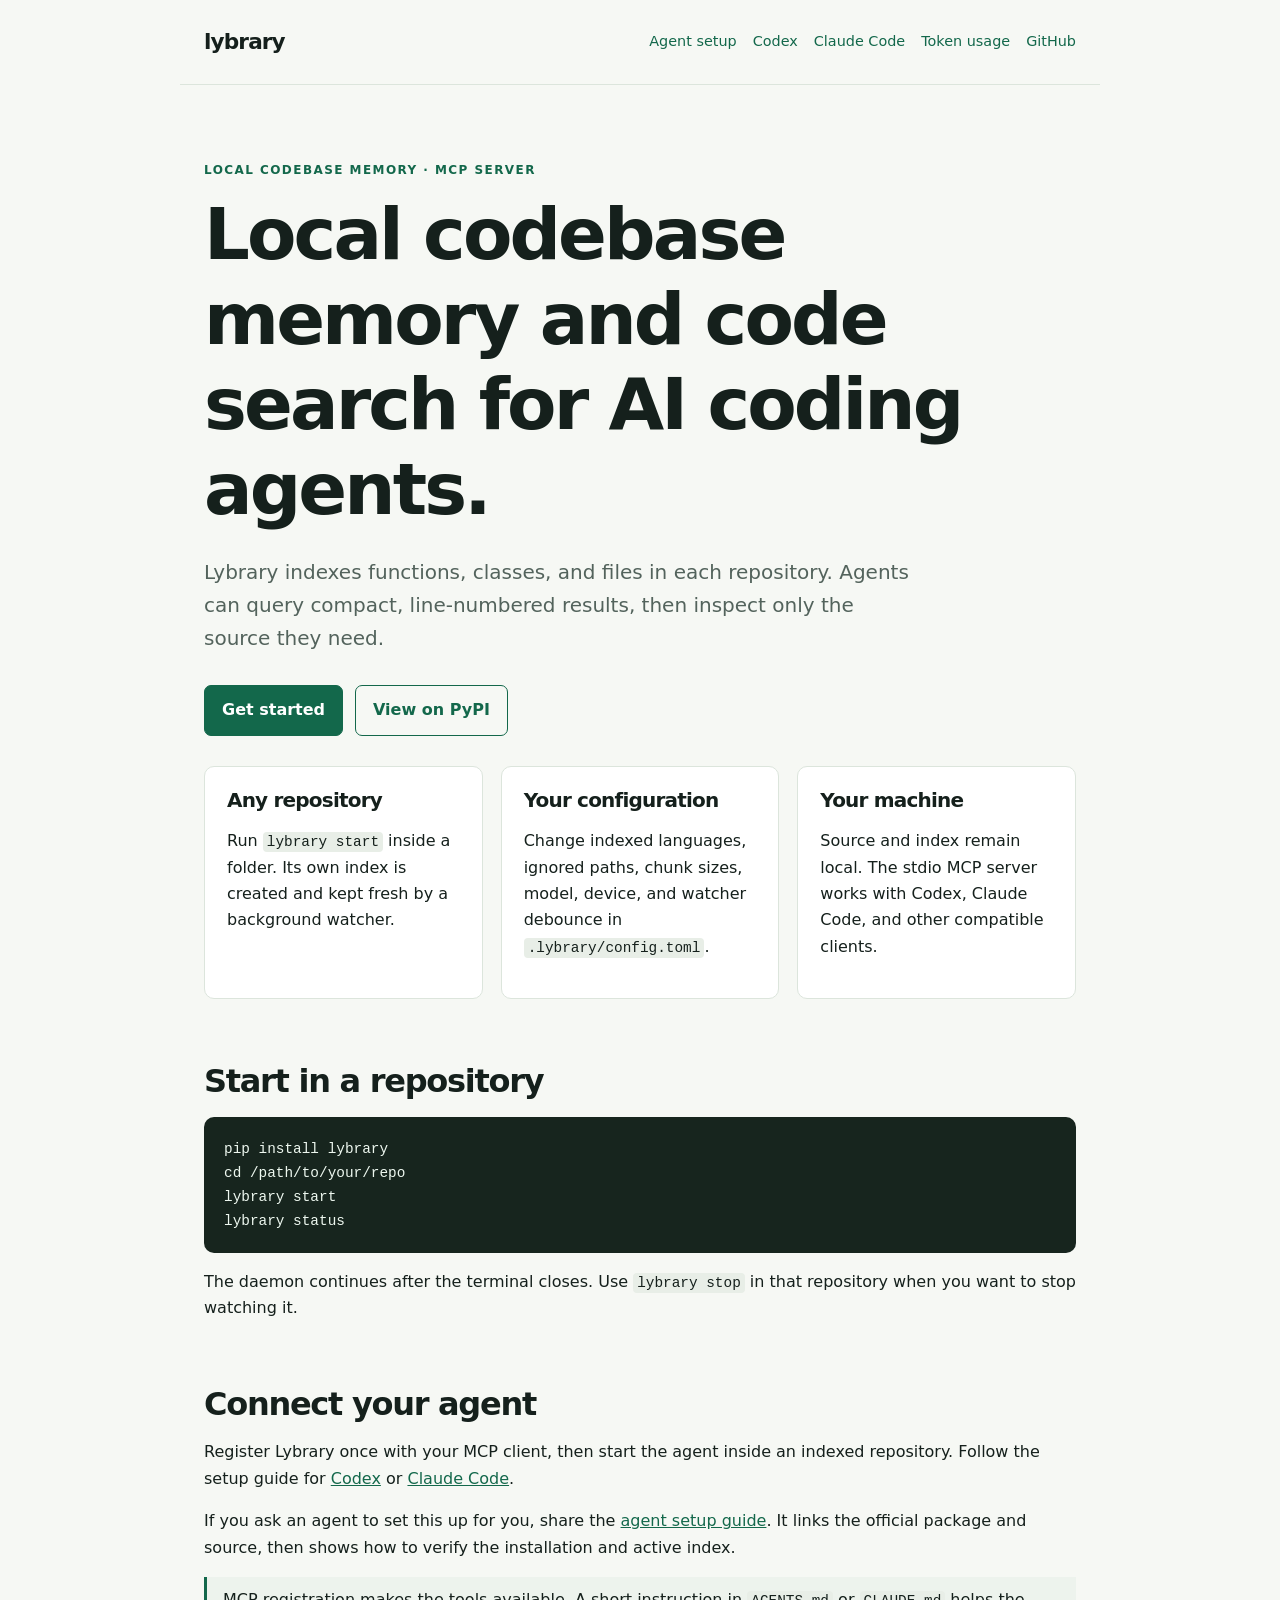
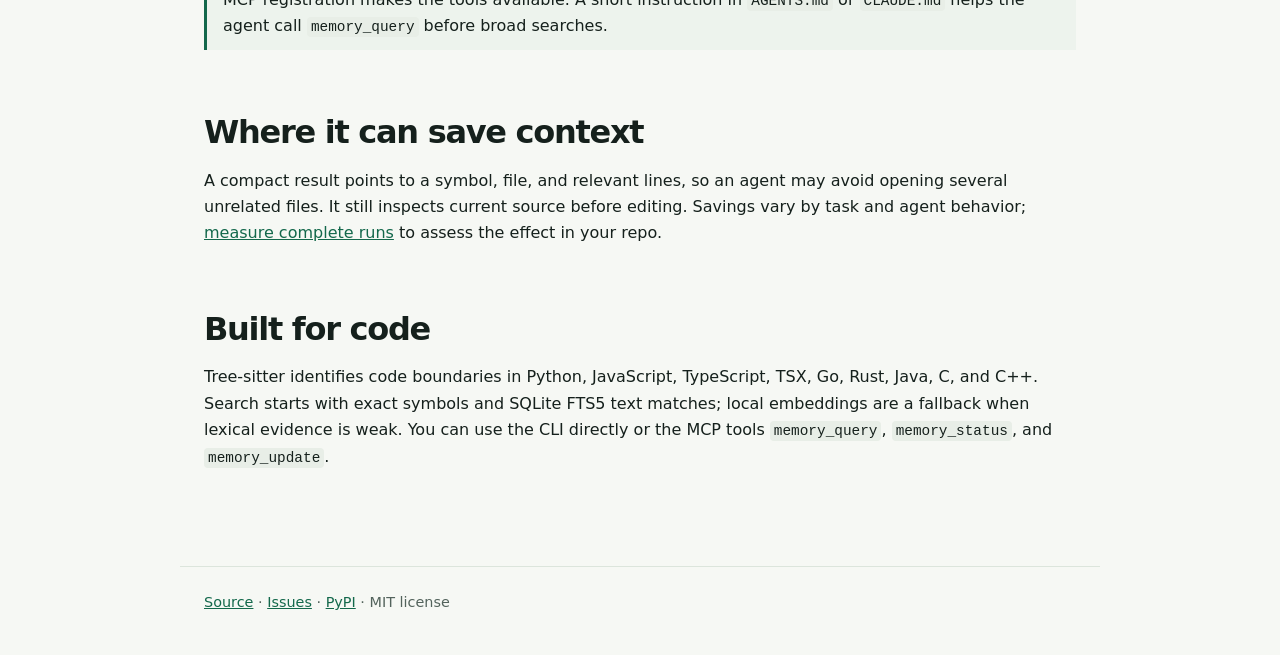
<file: docs/index.html>
<!doctype html>
<html lang="en">
<head>
  <meta charset="utf-8">
  <meta name="viewport" content="width=device-width,initial-scale=1">
  <title>Lybrary — local codebase memory for Codex and Claude Code</title>
  <meta name="description" content="Index any repository locally and give coding agents precise code search through MCP. Set up Lybrary for Codex, Claude Code, or another MCP client.">
  <link rel="canonical" href="https://vibhu-dixit.github.io/lybrary/">
  <link rel="stylesheet" href="style.css">
</head>
<body>
<header><a class="brand" href="./">lybrary</a><nav aria-label="Main navigation"><a href="agent-setup.html">Agent setup</a><a href="codex.html">Codex</a><a href="claude-code.html">Claude Code</a><a href="token-usage.html">Token usage</a><a href="https://github.com/vibhu-dixit/lybrary">GitHub</a></nav></header>
<main>
  <p class="eyebrow">Local codebase memory · MCP server</p>
  <h1>Local codebase memory and code search for AI coding agents.</h1>
  <p class="lead">Lybrary indexes functions, classes, and files in each repository. Agents can query compact, line-numbered results, then inspect only the source they need.</p>
  <div class="actions"><a class="button primary" href="#start">Get started</a><a class="button" href="https://pypi.org/project/lybrary/">View on PyPI</a></div>
  <div class="grid">
    <div class="card"><h3>Any repository</h3><p>Run <code>lybrary start</code> inside a folder. Its own index is created and kept fresh by a background watcher.</p></div>
    <div class="card"><h3>Your configuration</h3><p>Change indexed languages, ignored paths, chunk sizes, model, device, and watcher debounce in <code>.lybrary/config.toml</code>.</p></div>
    <div class="card"><h3>Your machine</h3><p>Source and index remain local. The stdio MCP server works with Codex, Claude Code, and other compatible clients.</p></div>
  </div>
  <h2 id="start">Start in a repository</h2>
  <pre><code>pip install lybrary
cd /path/to/your/repo
lybrary start
lybrary status</code></pre>
  <p>The daemon continues after the terminal closes. Use <code>lybrary stop</code> in that repository when you want to stop watching it.</p>
  <h2>Connect your agent</h2>
  <p>Register Lybrary once with your MCP client, then start the agent inside an indexed repository. Follow the setup guide for <a href="codex.html">Codex</a> or <a href="claude-code.html">Claude Code</a>.</p>
  <p>If you ask an agent to set this up for you, share the <a href="agent-setup.html">agent setup guide</a>. It links the official package and source, then shows how to verify the installation and active index.</p>
  <p class="note">MCP registration makes the tools available. A short instruction in <code>AGENTS.md</code> or <code>CLAUDE.md</code> helps the agent call <code>memory_query</code> before broad searches.</p>
  <h2>Where it can save context</h2>
  <p>A compact result points to a symbol, file, and relevant lines, so an agent may avoid opening several unrelated files. It still inspects current source before editing. Savings vary by task and agent behavior; <a href="token-usage.html">measure complete runs</a> to assess the effect in your repo.</p>
  <h2>Built for code</h2>
  <p>Tree-sitter identifies code boundaries in Python, JavaScript, TypeScript, TSX, Go, Rust, Java, C, and C++. Search starts with exact symbols and SQLite FTS5 text matches; local embeddings are a fallback when lexical evidence is weak. You can use the CLI directly or the MCP tools <code>memory_query</code>, <code>memory_status</code>, and <code>memory_update</code>.</p>
</main>
<footer><a href="https://github.com/vibhu-dixit/lybrary">Source</a> · <a href="https://github.com/vibhu-dixit/lybrary/issues">Issues</a> · <a href="https://pypi.org/project/lybrary/">PyPI</a> · MIT license</footer>
</body>
</html>
</file>
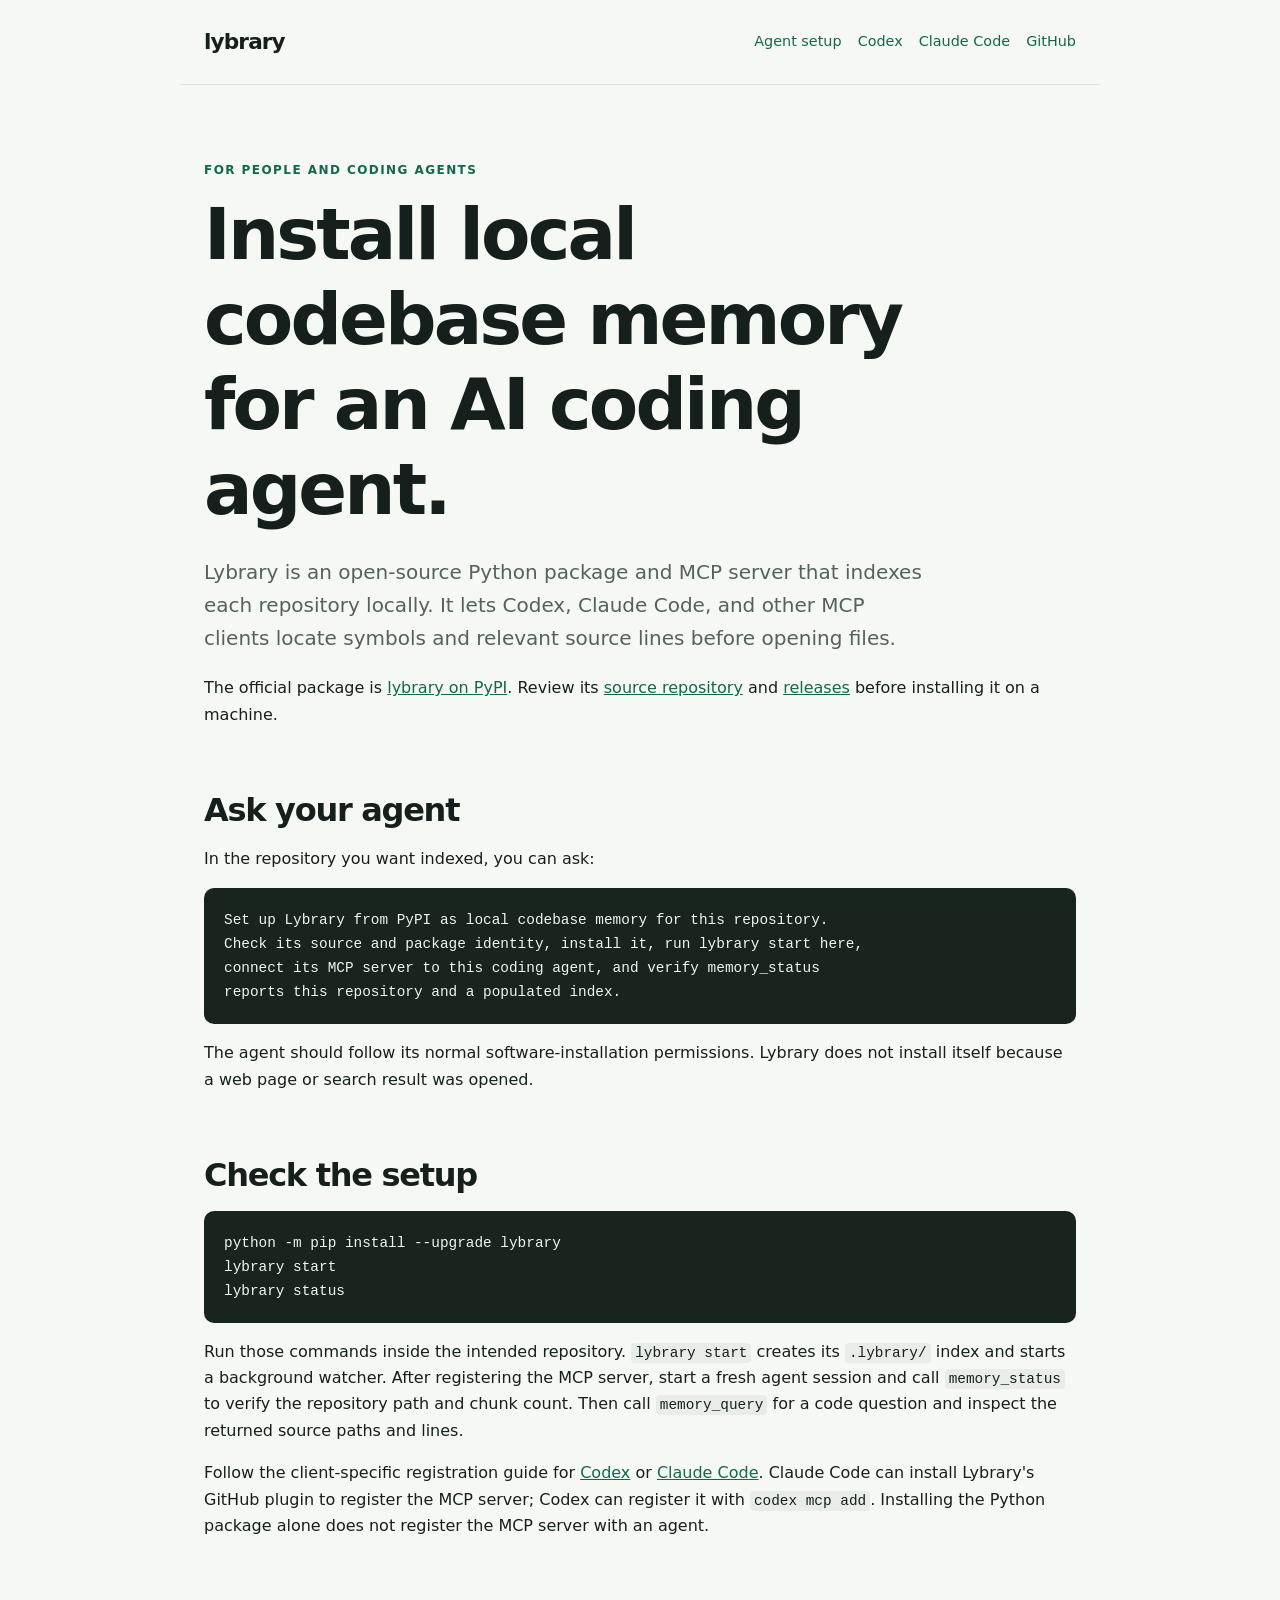
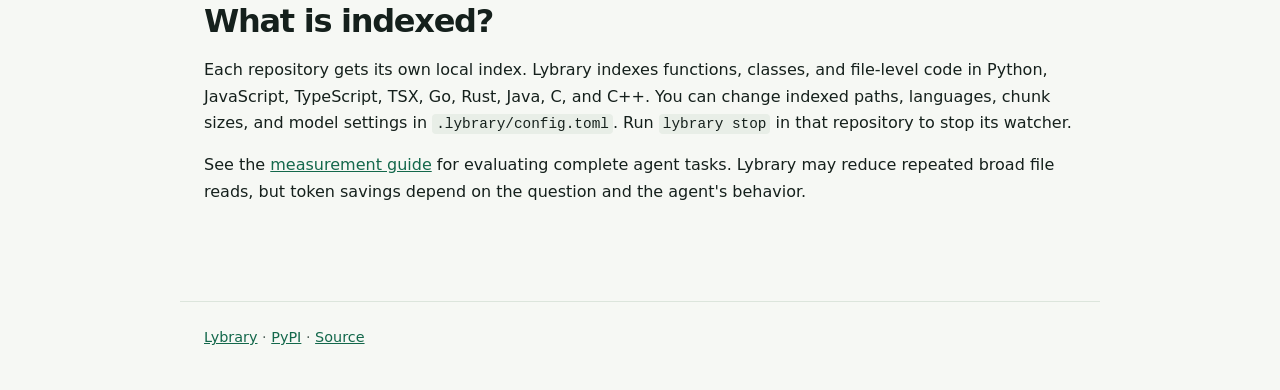
<file: docs/agent-setup.html>
<!doctype html>
<html lang="en">
<head>
  <meta charset="utf-8">
  <meta name="viewport" content="width=device-width,initial-scale=1">
  <title>Install local codebase memory for an AI coding agent | Lybrary</title>
  <meta name="description" content="Give Codex or Claude Code a local, searchable index of a repository. Find the official Lybrary PyPI package, install it, connect its MCP server, and verify the agent can use it.">
  <link rel="canonical" href="https://vibhu-dixit.github.io/lybrary/agent-setup.html">
  <link rel="stylesheet" href="style.css">
</head>
<body>
<header><a class="brand" href="./">lybrary</a><nav aria-label="Main navigation"><a href="agent-setup.html">Agent setup</a><a href="codex.html">Codex</a><a href="claude-code.html">Claude Code</a><a href="https://github.com/vibhu-dixit/lybrary">GitHub</a></nav></header>
<main>
  <p class="eyebrow">For people and coding agents</p>
  <h1>Install local codebase memory for an AI coding agent.</h1>
  <p class="lead">Lybrary is an open-source Python package and MCP server that indexes each repository locally. It lets Codex, Claude Code, and other MCP clients locate symbols and relevant source lines before opening files.</p>
  <p>The official package is <a href="https://pypi.org/project/lybrary/">lybrary on PyPI</a>. Review its <a href="https://github.com/vibhu-dixit/lybrary">source repository</a> and <a href="https://github.com/vibhu-dixit/lybrary/releases">releases</a> before installing it on a machine.</p>
  <h2>Ask your agent</h2>
  <p>In the repository you want indexed, you can ask:</p>
  <pre><code>Set up Lybrary from PyPI as local codebase memory for this repository.
Check its source and package identity, install it, run lybrary start here,
connect its MCP server to this coding agent, and verify memory_status
reports this repository and a populated index.</code></pre>
  <p>The agent should follow its normal software-installation permissions. Lybrary does not install itself because a web page or search result was opened.</p>
  <h2>Check the setup</h2>
  <pre><code>python -m pip install --upgrade lybrary
lybrary start
lybrary status</code></pre>
  <p>Run those commands inside the intended repository. <code>lybrary start</code> creates its <code>.lybrary/</code> index and starts a background watcher. After registering the MCP server, start a fresh agent session and call <code>memory_status</code> to verify the repository path and chunk count. Then call <code>memory_query</code> for a code question and inspect the returned source paths and lines.</p>
  <p>Follow the client-specific registration guide for <a href="codex.html">Codex</a> or <a href="claude-code.html">Claude Code</a>. Claude Code can install Lybrary's GitHub plugin to register the MCP server; Codex can register it with <code>codex mcp add</code>. Installing the Python package alone does not register the MCP server with an agent.</p>
  <h2>What is indexed?</h2>
  <p>Each repository gets its own local index. Lybrary indexes functions, classes, and file-level code in Python, JavaScript, TypeScript, TSX, Go, Rust, Java, C, and C++. You can change indexed paths, languages, chunk sizes, and model settings in <code>.lybrary/config.toml</code>. Run <code>lybrary stop</code> in that repository to stop its watcher.</p>
  <p>See the <a href="token-usage.html">measurement guide</a> for evaluating complete agent tasks. Lybrary may reduce repeated broad file reads, but token savings depend on the question and the agent's behavior.</p>
</main>
<footer><a href="./">Lybrary</a> · <a href="https://pypi.org/project/lybrary/">PyPI</a> · <a href="https://github.com/vibhu-dixit/lybrary">Source</a></footer>
</body>
</html>
</file>
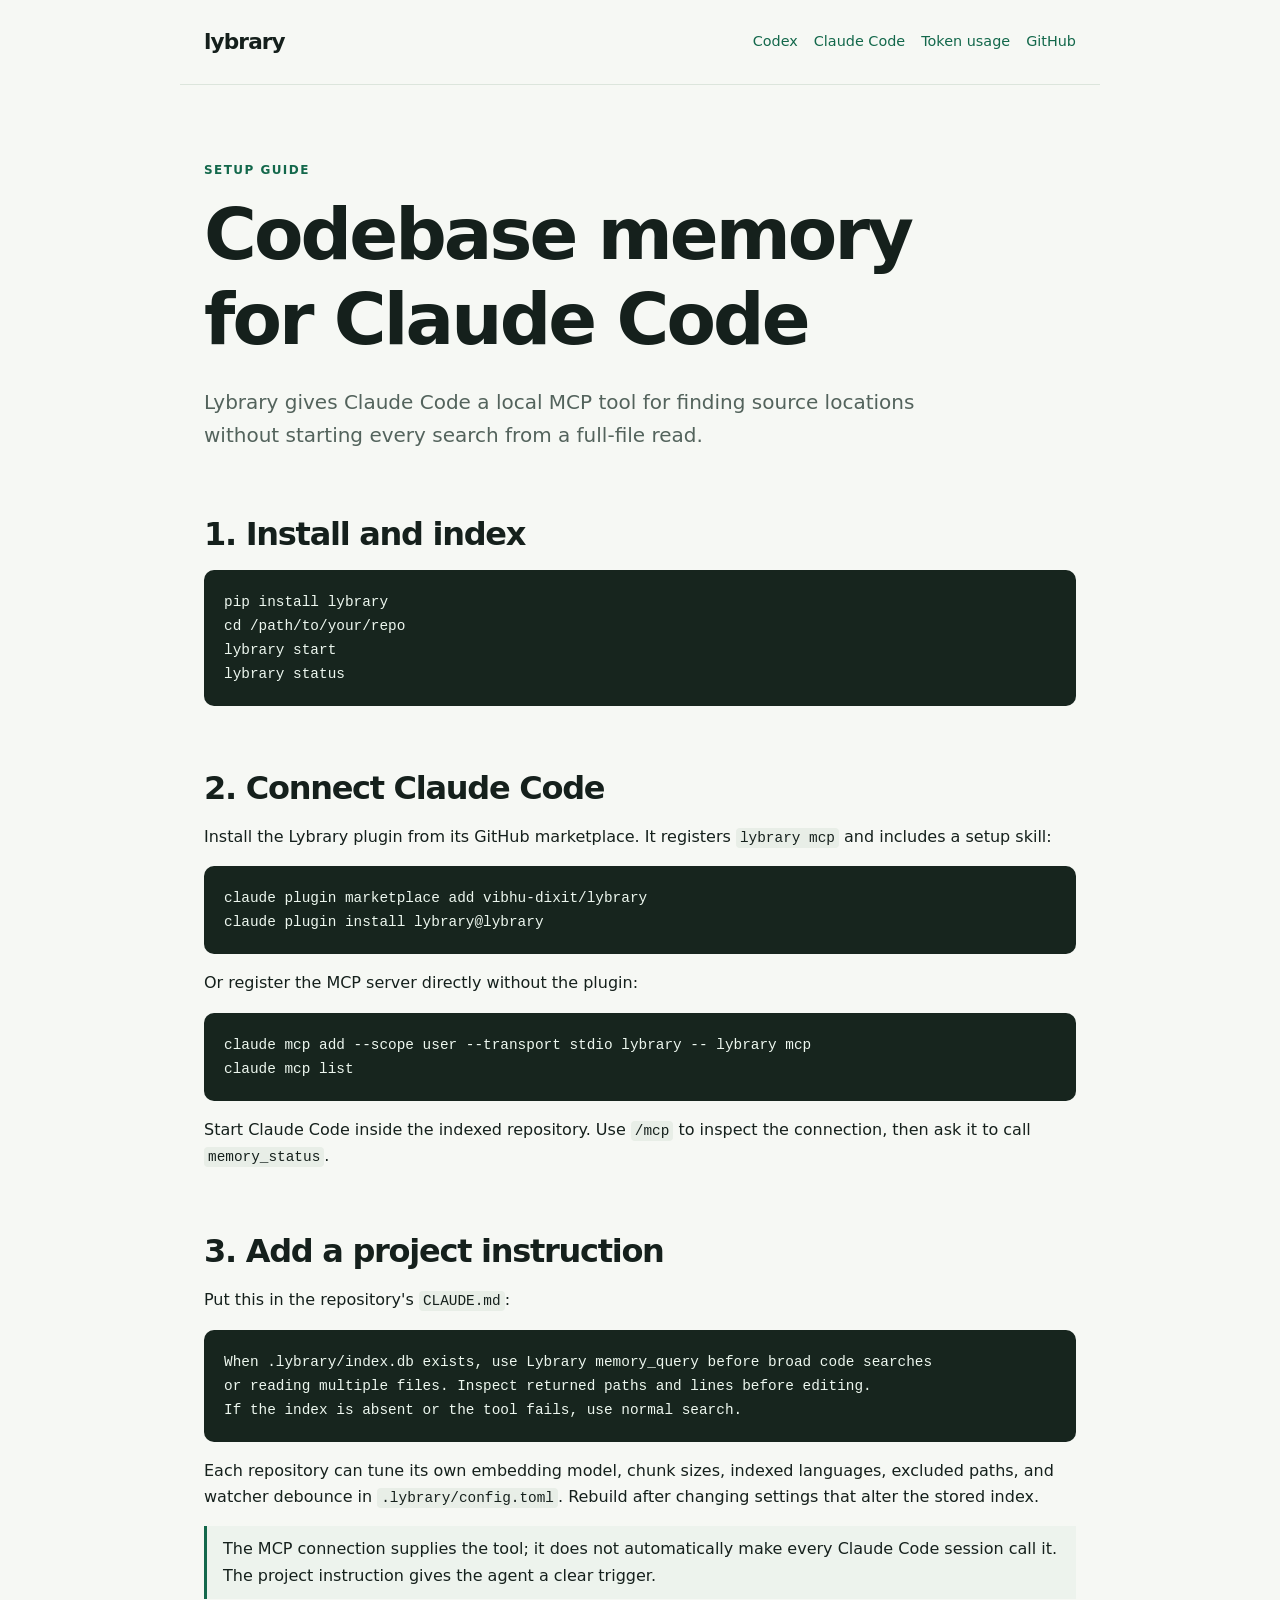
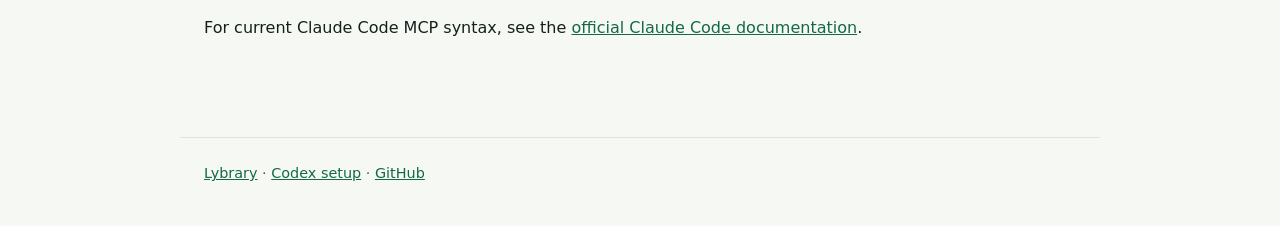
<file: docs/claude-code.html>
<!doctype html>
<html lang="en">
<head>
  <meta charset="utf-8">
  <meta name="viewport" content="width=device-width,initial-scale=1">
  <title>Use Lybrary codebase memory with Claude Code</title>
  <meta name="description" content="Connect the Lybrary local MCP server to Claude Code and give it a per-repository code index with configurable search and source excerpts.">
  <link rel="canonical" href="https://vibhu-dixit.github.io/lybrary/claude-code.html">
  <link rel="stylesheet" href="style.css">
</head>
<body>
<header><a class="brand" href="./">lybrary</a><nav aria-label="Main navigation"><a href="codex.html">Codex</a><a href="claude-code.html">Claude Code</a><a href="token-usage.html">Token usage</a><a href="https://github.com/vibhu-dixit/lybrary">GitHub</a></nav></header>
<main>
  <p class="eyebrow">Setup guide</p>
  <h1>Codebase memory for Claude Code</h1>
  <p class="lead">Lybrary gives Claude Code a local MCP tool for finding source locations without starting every search from a full-file read.</p>
  <h2>1. Install and index</h2>
  <pre><code>pip install lybrary
cd /path/to/your/repo
lybrary start
lybrary status</code></pre>
  <h2>2. Connect Claude Code</h2>
  <p>Install the Lybrary plugin from its GitHub marketplace. It registers <code>lybrary mcp</code> and includes a setup skill:</p>
  <pre><code>claude plugin marketplace add vibhu-dixit/lybrary
claude plugin install lybrary@lybrary</code></pre>
  <p>Or register the MCP server directly without the plugin:</p>
  <pre><code>claude mcp add --scope user --transport stdio lybrary -- lybrary mcp
claude mcp list</code></pre>
  <p>Start Claude Code inside the indexed repository. Use <code>/mcp</code> to inspect the connection, then ask it to call <code>memory_status</code>.</p>
  <h2>3. Add a project instruction</h2>
  <p>Put this in the repository's <code>CLAUDE.md</code>:</p>
  <pre><code>When .lybrary/index.db exists, use Lybrary memory_query before broad code searches
or reading multiple files. Inspect returned paths and lines before editing.
If the index is absent or the tool fails, use normal search.</code></pre>
  <p>Each repository can tune its own embedding model, chunk sizes, indexed languages, excluded paths, and watcher debounce in <code>.lybrary/config.toml</code>. Rebuild after changing settings that alter the stored index.</p>
  <p class="note">The MCP connection supplies the tool; it does not automatically make every Claude Code session call it. The project instruction gives the agent a clear trigger.</p>
  <p>For current Claude Code MCP syntax, see the <a href="https://code.claude.com/docs/en/mcp">official Claude Code documentation</a>.</p>
</main>
<footer><a href="./">Lybrary</a> · <a href="codex.html">Codex setup</a> · <a href="https://github.com/vibhu-dixit/lybrary">GitHub</a></footer>
</body>
</html>
</file>
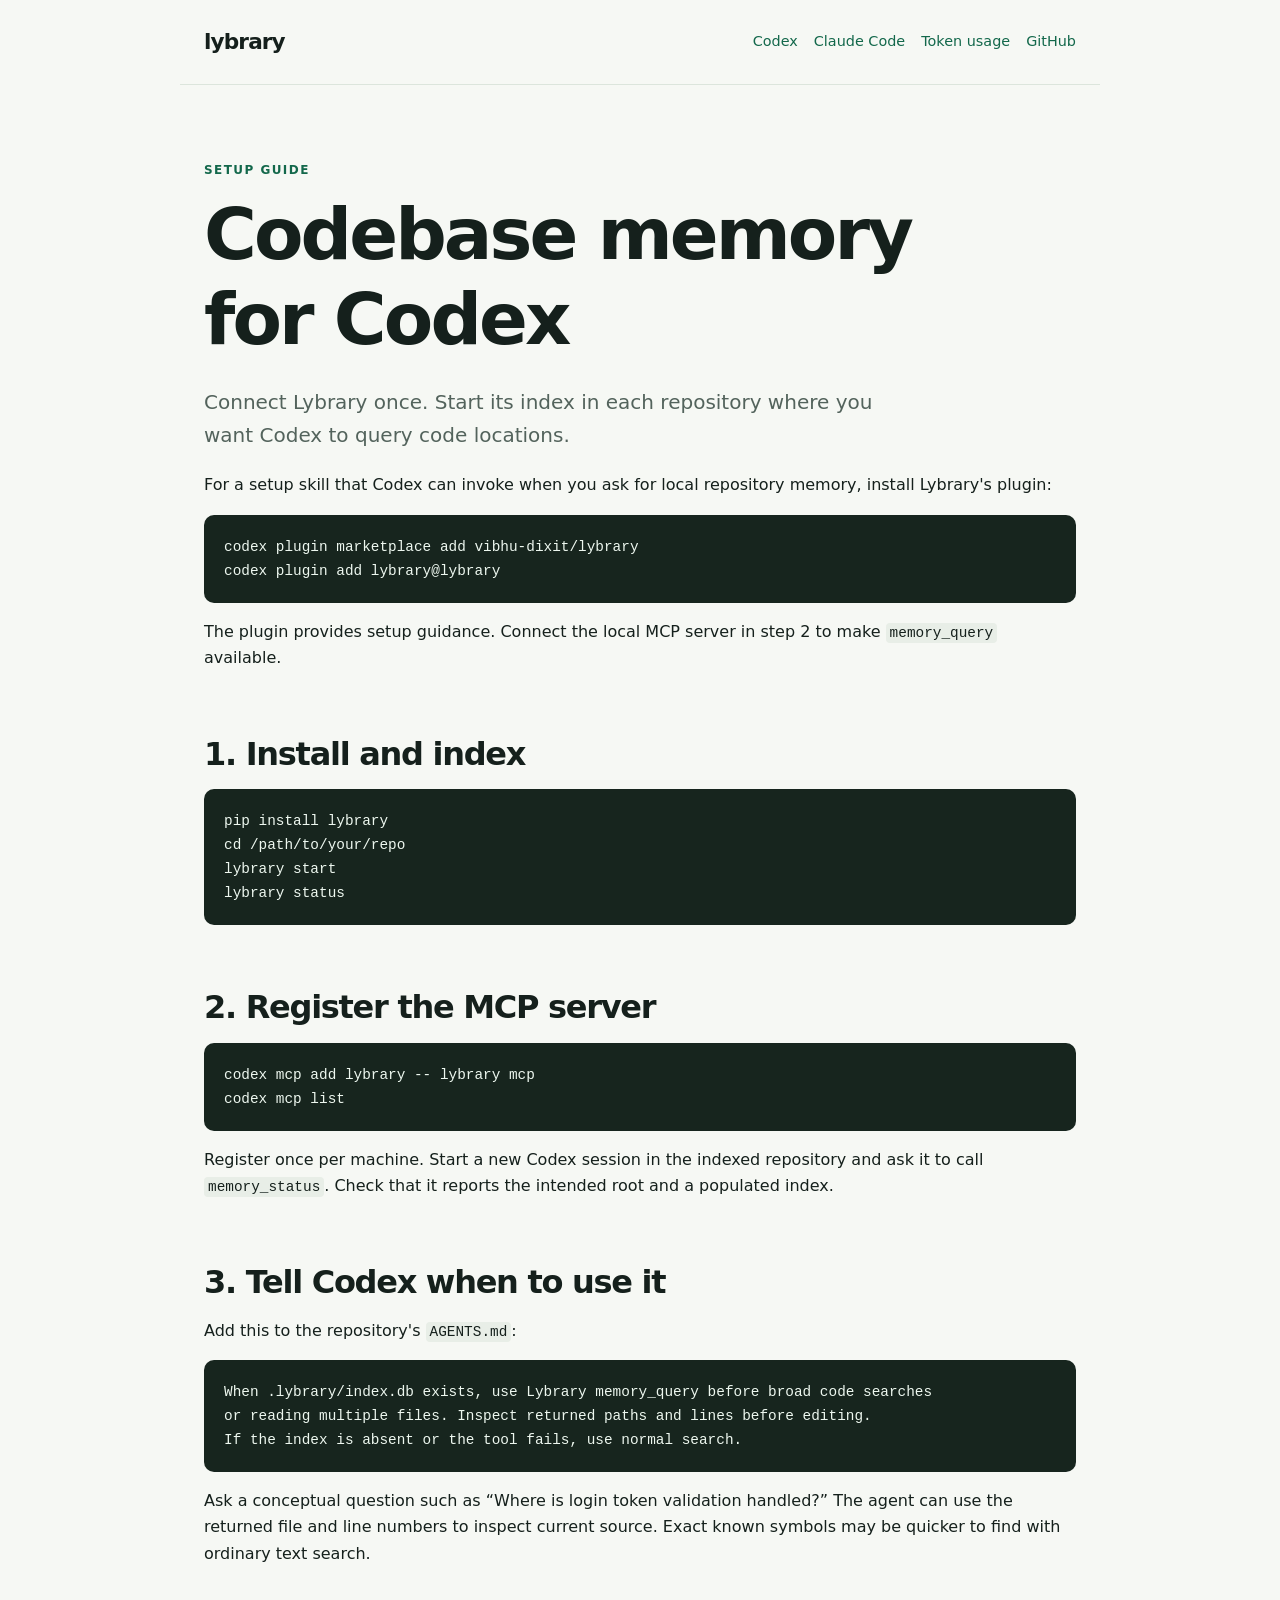
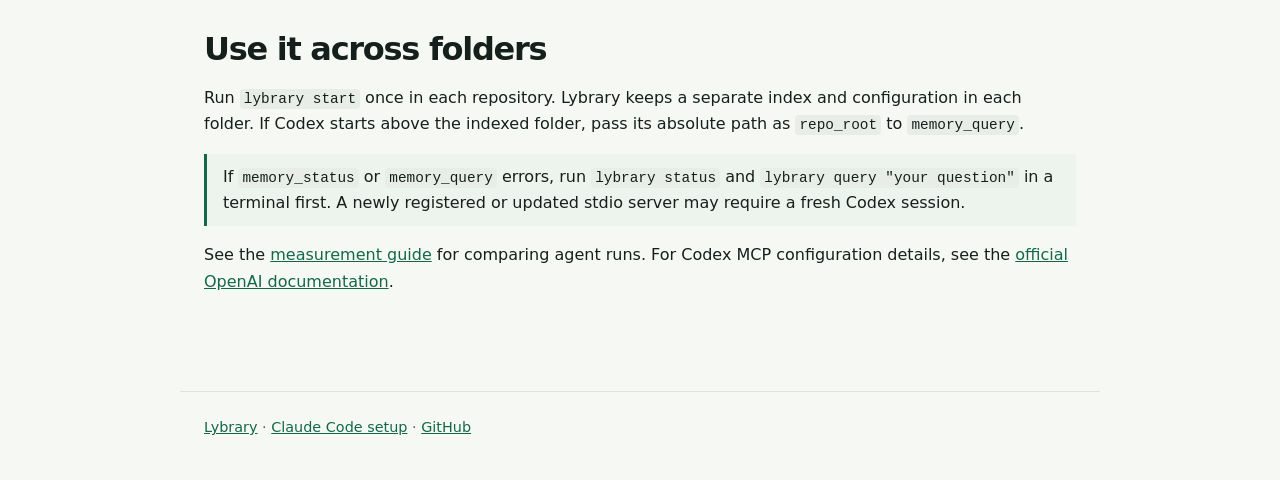
<file: docs/codex.html>
<!doctype html>
<html lang="en">
<head>
  <meta charset="utf-8">
  <meta name="viewport" content="width=device-width,initial-scale=1">
  <title>Use Lybrary codebase memory with Codex</title>
  <meta name="description" content="Install Lybrary, index a repository, connect its local MCP server to Codex, and help the agent use compact code search results.">
  <link rel="canonical" href="https://vibhu-dixit.github.io/lybrary/codex.html">
  <link rel="stylesheet" href="style.css">
</head>
<body>
<header><a class="brand" href="./">lybrary</a><nav aria-label="Main navigation"><a href="codex.html">Codex</a><a href="claude-code.html">Claude Code</a><a href="token-usage.html">Token usage</a><a href="https://github.com/vibhu-dixit/lybrary">GitHub</a></nav></header>
<main>
  <p class="eyebrow">Setup guide</p>
  <h1>Codebase memory for Codex</h1>
  <p class="lead">Connect Lybrary once. Start its index in each repository where you want Codex to query code locations.</p>
  <p>For a setup skill that Codex can invoke when you ask for local repository memory, install Lybrary's plugin:</p>
  <pre><code>codex plugin marketplace add vibhu-dixit/lybrary
codex plugin add lybrary@lybrary</code></pre>
  <p>The plugin provides setup guidance. Connect the local MCP server in step 2 to make <code>memory_query</code> available.</p>
  <h2>1. Install and index</h2>
  <pre><code>pip install lybrary
cd /path/to/your/repo
lybrary start
lybrary status</code></pre>
  <h2>2. Register the MCP server</h2>
  <pre><code>codex mcp add lybrary -- lybrary mcp
codex mcp list</code></pre>
  <p>Register once per machine. Start a new Codex session in the indexed repository and ask it to call <code>memory_status</code>. Check that it reports the intended root and a populated index.</p>
  <h2>3. Tell Codex when to use it</h2>
  <p>Add this to the repository's <code>AGENTS.md</code>:</p>
  <pre><code>When .lybrary/index.db exists, use Lybrary memory_query before broad code searches
or reading multiple files. Inspect returned paths and lines before editing.
If the index is absent or the tool fails, use normal search.</code></pre>
  <p>Ask a conceptual question such as “Where is login token validation handled?” The agent can use the returned file and line numbers to inspect current source. Exact known symbols may be quicker to find with ordinary text search.</p>
  <h2>Use it across folders</h2>
  <p>Run <code>lybrary start</code> once in each repository. Lybrary keeps a separate index and configuration in each folder. If Codex starts above the indexed folder, pass its absolute path as <code>repo_root</code> to <code>memory_query</code>.</p>
  <p class="note">If <code>memory_status</code> or <code>memory_query</code> errors, run <code>lybrary status</code> and <code>lybrary query "your question"</code> in a terminal first. A newly registered or updated stdio server may require a fresh Codex session.</p>
  <p>See the <a href="token-usage.html">measurement guide</a> for comparing agent runs. For Codex MCP configuration details, see the <a href="https://developers.openai.com/learn/docs-mcp">official OpenAI documentation</a>.</p>
</main>
<footer><a href="./">Lybrary</a> · <a href="claude-code.html">Claude Code setup</a> · <a href="https://github.com/vibhu-dixit/lybrary">GitHub</a></footer>
</body>
</html>
</file>
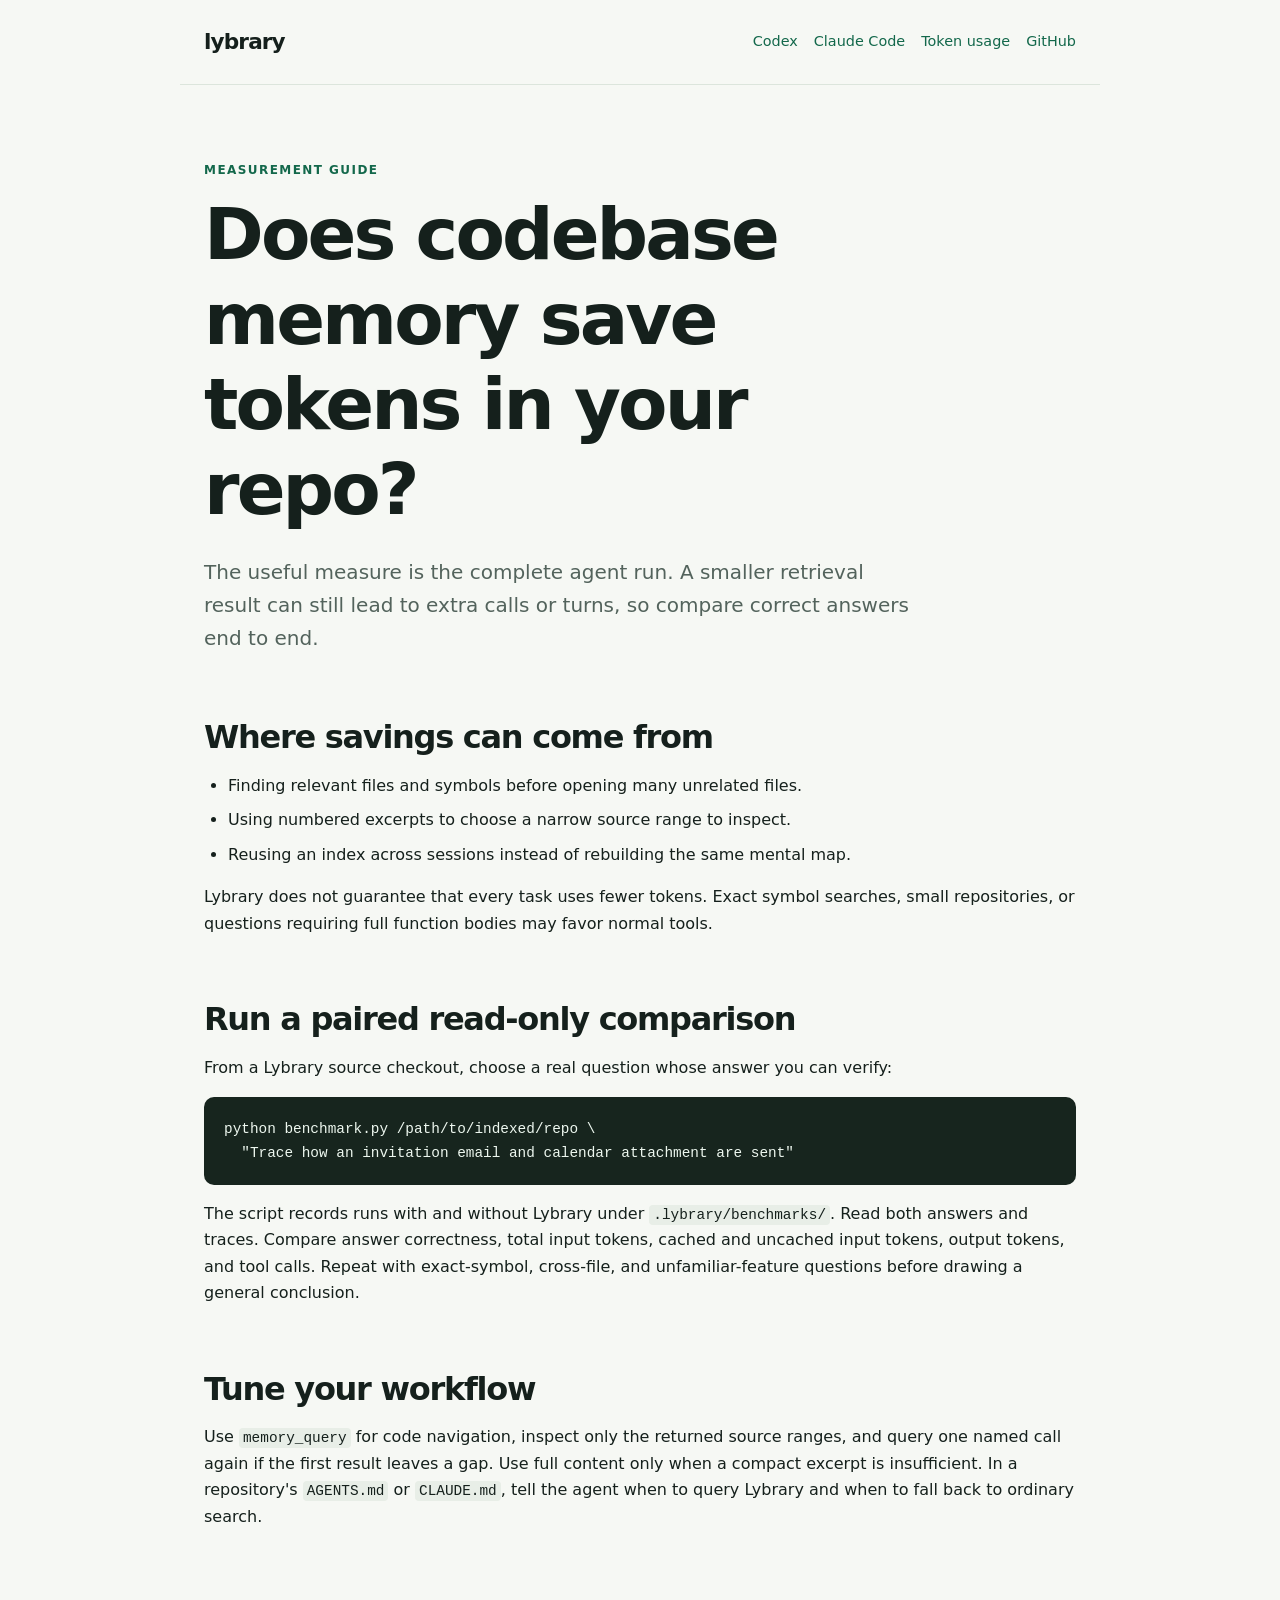
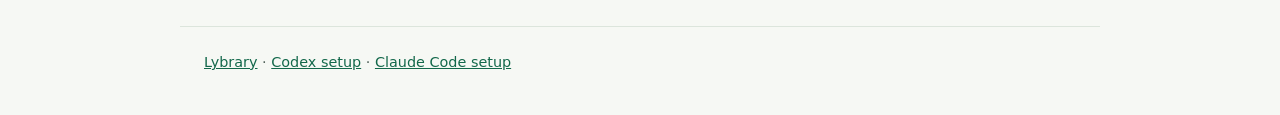
<file: docs/token-usage.html>
<!doctype html>
<html lang="en">
<head>
  <meta charset="utf-8">
  <meta name="viewport" content="width=device-width,initial-scale=1">
  <title>Measure coding-agent token usage with Lybrary</title>
  <meta name="description" content="Learn where codebase memory may reduce repeated file reads, and compare complete Codex runs for correctness, tool calls, and total token usage.">
  <link rel="canonical" href="https://vibhu-dixit.github.io/lybrary/token-usage.html">
  <link rel="stylesheet" href="style.css">
</head>
<body>
<header><a class="brand" href="./">lybrary</a><nav aria-label="Main navigation"><a href="codex.html">Codex</a><a href="claude-code.html">Claude Code</a><a href="token-usage.html">Token usage</a><a href="https://github.com/vibhu-dixit/lybrary">GitHub</a></nav></header>
<main>
  <p class="eyebrow">Measurement guide</p>
  <h1>Does codebase memory save tokens in your repo?</h1>
  <p class="lead">The useful measure is the complete agent run. A smaller retrieval result can still lead to extra calls or turns, so compare correct answers end to end.</p>
  <h2>Where savings can come from</h2>
  <ul>
    <li>Finding relevant files and symbols before opening many unrelated files.</li>
    <li>Using numbered excerpts to choose a narrow source range to inspect.</li>
    <li>Reusing an index across sessions instead of rebuilding the same mental map.</li>
  </ul>
  <p>Lybrary does not guarantee that every task uses fewer tokens. Exact symbol searches, small repositories, or questions requiring full function bodies may favor normal tools.</p>
  <h2>Run a paired read-only comparison</h2>
  <p>From a Lybrary source checkout, choose a real question whose answer you can verify:</p>
  <pre><code>python benchmark.py /path/to/indexed/repo \
  "Trace how an invitation email and calendar attachment are sent"</code></pre>
  <p>The script records runs with and without Lybrary under <code>.lybrary/benchmarks/</code>. Read both answers and traces. Compare answer correctness, total input tokens, cached and uncached input tokens, output tokens, and tool calls. Repeat with exact-symbol, cross-file, and unfamiliar-feature questions before drawing a general conclusion.</p>
  <h2>Tune your workflow</h2>
  <p>Use <code>memory_query</code> for code navigation, inspect only the returned source ranges, and query one named call again if the first result leaves a gap. Use full content only when a compact excerpt is insufficient. In a repository's <code>AGENTS.md</code> or <code>CLAUDE.md</code>, tell the agent when to query Lybrary and when to fall back to ordinary search.</p>
</main>
<footer><a href="./">Lybrary</a> · <a href="codex.html">Codex setup</a> · <a href="claude-code.html">Claude Code setup</a></footer>
</body>
</html>
</file>
<file: docs/style.css>
:root{color-scheme:light;--ink:#15201c;--muted:#53635c;--paper:#f6f8f4;--line:#dce5dc;--accent:#13684b}
*{box-sizing:border-box}body{margin:0;background:var(--paper);color:var(--ink);font:16px/1.65 system-ui,-apple-system,Segoe UI,sans-serif}
a{color:var(--accent)}a:hover{text-decoration-thickness:2px}header,main,footer{max-width:920px;margin:auto;padding:0 24px}
header{display:flex;align-items:center;justify-content:space-between;gap:24px;padding-top:24px;padding-bottom:24px;border-bottom:1px solid var(--line)}
.brand{font-weight:800;font-size:1.35rem;letter-spacing:-.04em;text-decoration:none;color:var(--ink)}nav{display:flex;flex-wrap:wrap;gap:16px}nav a{text-decoration:none;font-size:.9rem}
main{padding-top:64px;padding-bottom:80px}h1,h2,h3{line-height:1.18;letter-spacing:-.04em}h1{font-size:clamp(2.5rem,7vw,4.5rem);max-width:760px;margin:0 0 24px}h2{font-size:2rem;margin:64px 0 16px}h3{font-size:1.25rem;margin:30px 0 8px}
.lead{font-size:1.25rem;color:var(--muted);max-width:720px}.eyebrow{text-transform:uppercase;letter-spacing:.12em;font-weight:700;font-size:.75rem;color:var(--accent)}
.actions{display:flex;flex-wrap:wrap;gap:12px;margin:30px 0}.button{display:inline-block;padding:11px 17px;border:1px solid var(--accent);border-radius:7px;text-decoration:none;font-weight:700}.button.primary{background:var(--accent);color:white}
.grid{display:grid;grid-template-columns:repeat(auto-fit,minmax(240px,1fr));gap:18px;margin:26px 0}.card{padding:22px;border:1px solid var(--line);border-radius:10px;background:white}.card h3{margin-top:0}
pre{overflow:auto;background:#17251e;color:#edf7ef;padding:20px;border-radius:10px;line-height:1.5}code{font:0.9em/1.5 ui-monospace,SFMono-Regular,Consolas,monospace}p code,li code{background:#e8eee7;padding:2px 4px;border-radius:4px}
ol,ul{padding-left:24px}li{margin:8px 0}.note{border-left:3px solid var(--accent);padding:10px 16px;background:#edf3ed}
footer{border-top:1px solid var(--line);padding-top:24px;padding-bottom:40px;color:var(--muted);font-size:.9rem}
@media(max-width:600px){header{align-items:flex-start;flex-direction:column}main{padding-top:42px}}
</file>
